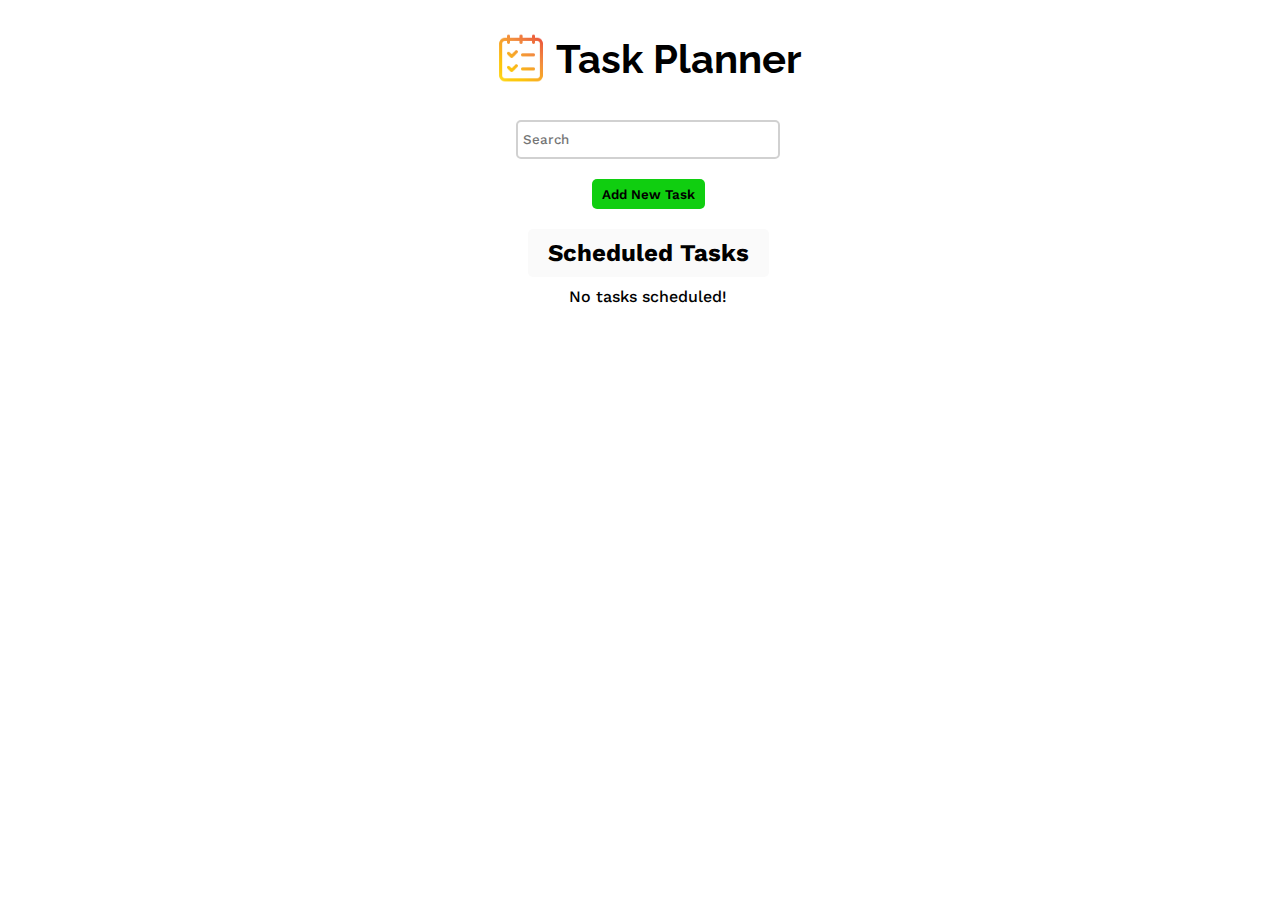
<file: Final-Task-Activity-Planner/index.html>
<!DOCTYPE html>
<html lang="en">

<head>
    <meta charset="UTF-8">
    <meta name="viewport" content="width=device-width, initial-scale=1.0">
    <link rel="stylesheet" href="style.css">
    <title>Task Planner</title>
</head>

<body>

    <div class="header-wrapper">
        <img src="icon-colored-512.png" class="icon">
        <h1>Task Planner</h1>
    </div>

    <div class="container">

        <div id="add-form-overlay">
            <div class="add-form-wrapper">
                <div class="h3-wrapper">
                    <h3>Add New Task</h3>
                </div>
                <form name="add-form" id="add-form">
                    <div class="input-fields-container">
                        <div class="title-wrapper">
                            <label for="add-title">Task</label>
                            <input type="text" id="add-title" pattern="^[a-zA-Z0-9\s]+$" title="Only alphabets and numbers are allowed." required>
                        </div>
                        <div class="other-details-wrapper">
                            <div class="start-date-wrapper">
                                <label for="add-start-date">Start Date</label>
                                <input type="date" id="add-start-date" required>
                            </div>
                            <div class="end-date-wrapper">
                                <label for="add-end-date">End Date</label>
                                <input type="date" id="add-end-date" required>
                            </div>
                            <div class="status-wrapper">
                                <label for="add-status">Status</label>
                                <select name="add-status" id="add-status" required>
                                    <option value="" selected disabled>Select Status</option>
                                    <option value="upcoming">Upcoming</option>
                                    <option value="in-progress">In Progress</option>
                                    <option value="completed">Completed</option>
                                    <option value="past-due">Past Due</option>
                                </select>
                            </div>
                        </div>
                    </div>
                    <div class="buttons-container">
                        <div class="forms-button-wrapper">
                            <button type="submit" id="add-button">Add</button>
                        </div>
                        <div class="forms-button-wrapper">
                            <button type="button" id="cancel-add-button">Cancel</button>
                        </div>
                    </div>
                </form>
            </div>
        </div>

        <div id="update-form-overlay">
            <div class="update-form-wrapper">
                <div class="h3-wrapper">
                    <h3>Update Task Details</h3>
                </div>
                <form name="update-form" id="update-form">
                    <div class="input-fields-container">
                        <div class="title-wrapper">
                            <label for="update-title">Task</label>
                            <input type="text" id="update-title" pattern="^[a-zA-Z0-9\s]+$">
                        </div>
                        <div class="other-details-wrapper">
                            <div class="start-date-wrapper">
                                <label for="update-start-date">Start Date</label>
                                <input type="date" id="update-start-date">
                            </div>
                            <div class="end-date-wrapper">
                                <label for="update-end-date">End Date</label>
                                <input type="date" id="update-end-date">
                            </div>
                            <div class="status-wrapper">
                                <label for="update-status">Status</label>
                                <select name="update-status" id="update-status">
                                    <option value="" selected disabled>Select Status</option>
                                    <option value="upcoming">Upcoming</option>
                                    <option value="in-progress">In Progress</option>
                                    <option value="completed">Completed</option>
                                    <option value="past-due">Past Due</option>
                                </select>
                            </div>
                        </div>
                    </div>
                    <div class="buttons-container">
                        <div class="forms-button-wrapper">
                            <button type="submit" id="update-button">Update</button>
                        </div>
                        <div class="forms-button-wrapper">
                            <button type="button" id="cancel-update-button">Cancel</button>
                        </div>
                    </div>
                </form>
            </div>
        </div>

        <div class="search-bar-wrapper">
            <input type="text" placeholder="Search" id="search-bar">
        </div>

        <div class="add-button-wrapper">
            <button type="button" id="add-new-button">Add New Task</button>
        </div>
        <div id="activities-wrapper">
            <div class="h2-wrapper">
                <h2>Scheduled Tasks</h2>
            </div>
            <div id="activities-table-wrapper">
                <table id="activities-table"></table>
            </div>
        </div>
    </div>
    <script src="script.js"></script>
</body>

</html>
</file>
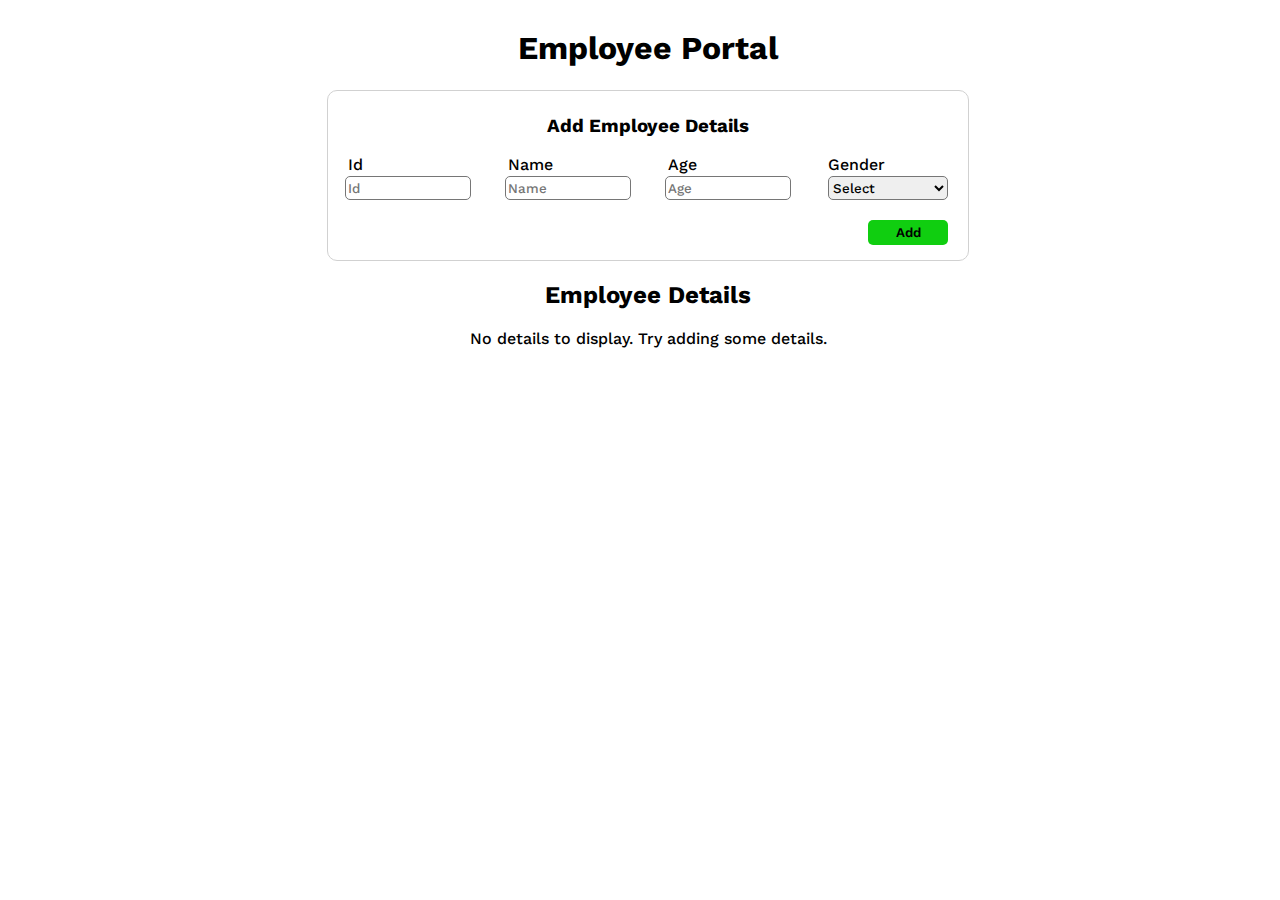
<file: Final-Task-Employee-Portal/index.html>
<!DOCTYPE html>
<html lang="en">

<head>
    <meta charset="UTF-8">
    <meta name="viewport" content="width=device-width, initial-scale=1.0">
    <link rel="stylesheet" href="style.css">

    <title>Employee Portal</title>
</head>

<body>

    <div class="h1-wrapper">
        <h1>Employee Portal</h1>
    </div>
    <div class="container">
        <div class="edit-form-overlay">
            <div class="edit-form-wrapper">
                <div class="h3-wrapper">
                    <h3>Edit Employee Details</h2>
                </div>
                <form name="edit-details-form">
                    <div class="input-fields-container">
                        <div class="input-wrapper">
                            <label for="edit-employee-id">Id</label>
                            <input type="number" name="edit-employee-id" id="edit-employee-id" min="1" required>
                        </div>
                        <div class="input-wrapper">
                            <label for="edit-employee-name">Name</label>
                            <input type="text" name="edit-employee-name" id="edit-employee-name" pattern="^[a-zA-Z\s]+$"
                                title="Only alphabates are allowed in Name." required>
                        </div>
                        <div class="input-wrapper">
                            <label for="edit-employee-age">Age</label>
                            <input type="number" name="edit-employee-age" id="edit-employee-age" min="18" max="60"
                                required>
                        </div>
                        <div class="input-wrapper">
                            <label for="edit-employee-gender">Gender</label>
                            <select name="edit-employee-gender" id="edit-employee-gender" required>
                                <option value="" selected disabled>Select</option>
                                <option value="male" id="edit-employee-gender-male">Male</option>
                                <option value="female" id="edit-employee-gender-female">Female</option>
                                <option value="other" id="edit-employee-gender-other">Other</option>
                            </select>
                        </div>
                    </div>
                    <div class="buttons-container">
                        <div class="button-wrapper">
                            <button type="submit" class="update-button">Update</button>
                        </div>
                        <div class="button-wrapper">
                            <button type="button" class="cancel-button">Cancel</button>
                        </div>
                    </div>
                </form>
            </div>
        </div>

        <div class="add-form-wrapper">
            <div class="h3-wrapper">
                <h3>Add Employee Details</h2>
            </div>
            <form name="add-details-form">
                <div class="input-fields-container">
                    <div class="input-wrapper">
                        <label for="add-employee-id">Id</label>
                        <input type="number" name="add-employee-id" id="add-employee-id" placeholder="Id" min="1" required>
                        <span class="add-id-error"></span>
                    </div>
                    <div class="input-wrapper">
                        <label for="add-employee-name">Name</label>
                        <input type="text" name="add-employee-name" id="add-employee-name" placeholder="Name" pattern="^[a-zA-Z\s]+$"
                            title="Only alphabates are allowed in Name." required>
                    </div>
                    <div class="input-wrapper">
                        <label for="add-employee-age">Age</label>
                        <input type="number" name="add-employee-age" id="add-employee-age" placeholder="Age" min="18" max="60" required>
                    </div>
                    <div class="input-wrapper">
                        <label for="add-employee-gender">Gender</label>
                        <select name="add-employee-gender" id="add-employee-gender" required>
                            <option value="" selected disabled>Select</option>
                            <option value="male">Male</option>
                            <option value="female">Female</option>
                            <option value="other">Other</option>
                        </select>
                    </div>
                </div>
                <div class="button-wrapper">
                    <button type="submit" class="add-button">Add</button>
                </div>
            </form>
        </div>
        <div class="details-wrapper">
            <div class="h2-wrapper">
                <h2>Employee Details</h2>
            </div>
            <div class="details-table-wrapper">
                <table class="details-table"></table>
            </div>
        </div>
    </div>
    <!-- <script src="script-old.js"></script> -->
    <script src="script-new.js"></script>
</body>

</html>
</file>
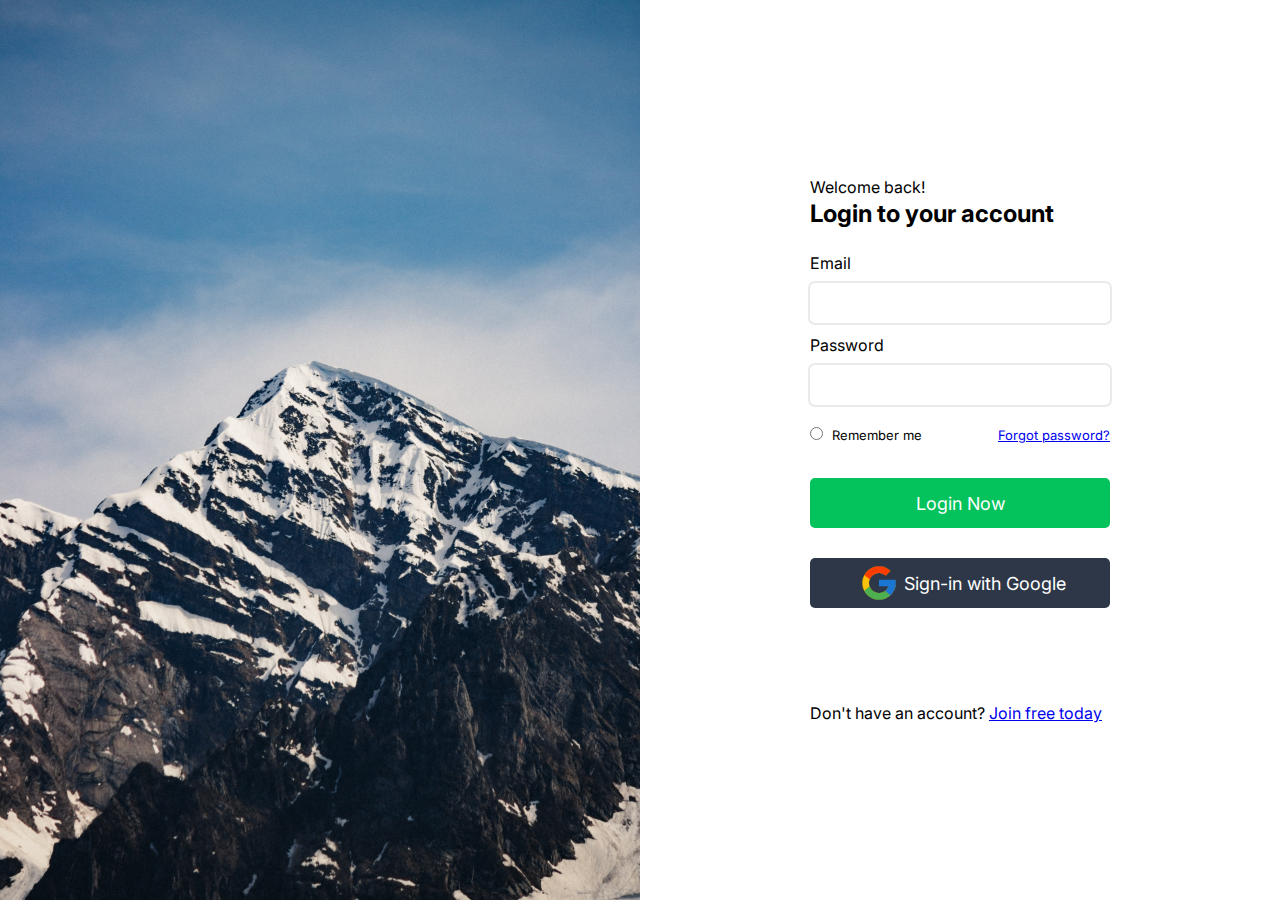
<file: HTML-CSS-and-JS-Activities/Login-Page/index.html>
<!DOCTYPE html>
<html lang="en">

<head>
    <meta charset="UTF-8">
    <meta name="viewport" content="width=device-width, initial-scale=1.0">
    <link rel="stylesheet" href="style.css">
    <title>Login Page</title>
</head>

<body>
    <div class="container">
        <div class="left">
            <img src="./dmitry-smirnov-Mhh9x_DekCE-unsplash.jpg" alt="">
        </div>
        <div class="right">
            <div class="right-wrapper">

                <div class="login-wrapper">
                    <div class="text"><span>Welcome back!</span></div>
                    <div class="heading">
                        <h2>Login to your account</h2>
                    </div>
                </div>
                <form name="login-form">
                    <div class="input-with-label">
                        <label for="email">Email</label>
                        <input type="email" id="email" name="email" required>
                        <span class="incorrect-email"></span>
                    </div>
                    <div class="input-with-label">
                        <label for="password">Password</label>
                        <input type="password" id="password" name="password" required>
                        <span class="incorrect-password"></span>
                    </div>
                    <div class="wrapper">
                        <div class="radio-with-label">
                            <input type="radio" name="remember-me" id="remember-me">
                            <label for="remember-me">Remember me</label>
                        </div>
                        <div class="hyperlink">
                            <a href="#">Forgot password?</a>
                        </div>
                    </div>
                    <div class="login-button">
                        <input type="submit" value="Login Now">
                    </div>
                </form>
                <div class="signin-button">
                    <button><img src="icons8-google-48.png" alt="">Sign-in with Google</button>
                </div>
                <div class="signup-message">
                    <span>Don't have an account? <a href="#">Join free today</a></span>
                </div>
            </div>
        </div>
    </div>

    <script src="script.js"></script>
</body>

</html>
</file>
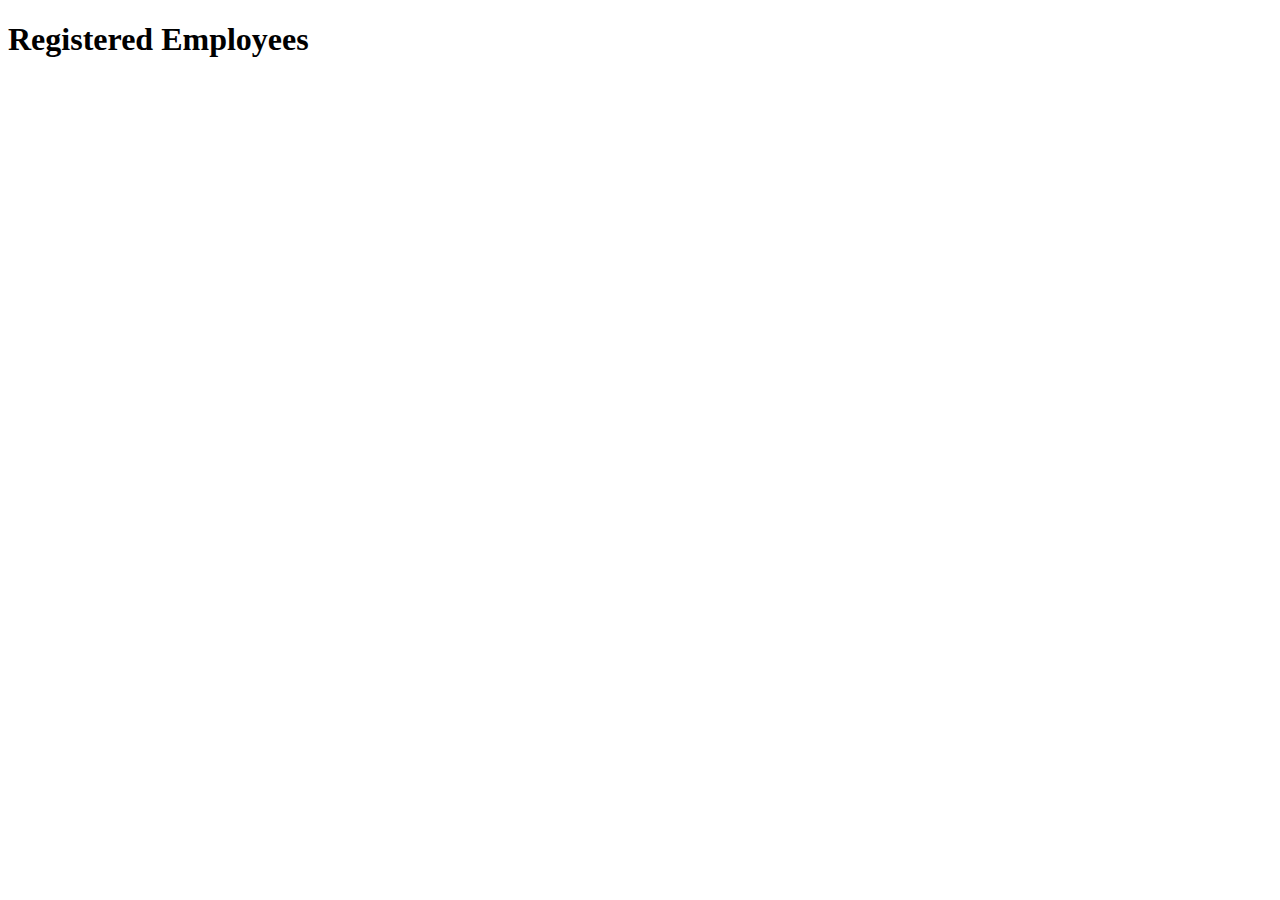
<file: HTML-CSS-and-JS-Activities/Using-API/index.html>
<!DOCTYPE html>
<html lang="en">
<head>
    <meta charset="UTF-8">
    <meta name="viewport" content="width=device-width, initial-scale=1.0">
    <title>Document</title>
</head>
<body>
    <h1>Registered Employees</h1>
    <table></table>
    <script src="script.js"></script>
</body>
</html>
</file>
<file: Final-Task-Activity-Planner/style.css>
@import url('https://fonts.googleapis.com/css2?family=Raleway:ital,wght@0,100;0,200;0,300;0,400;0,500;0,600;0,700;0,800;0,900;1,100;1,200;1,300;1,400;1,500;1,600;1,700;1,800;1,900&family=Work+Sans:ital,wght@0,100;0,200;0,300;0,400;0,500;0,600;0,700;0,800;0,900;1,100;1,200;1,300;1,400;1,500;1,600;1,700;1,800;1,900&display=swap');

* {
    font-family: "Work Sans", sans-serif;
    font-weight: 500;
}

.container {
    display: flex;
    align-items: center;
    justify-content: center;
    flex-direction: column;
    width: 100%;
    position: absolute;
    top: 120px;
}

.header-wrapper {
    position: absolute;
    display: flex;
    align-items: center;
    justify-content: center;
    width: 100%;
    max-height: 100px;
}

h1 {
    font-family: "Raleway", sans-serif;
    font-size: 40px;
    font-weight: bolder;
}

.icon {
    max-width: 50px;
    max-height: 100%;
    margin-right: 10px;
}

#add-form-overlay, #update-form-overlay {
    position: fixed;
    display: flex;
    align-items: center;
    justify-content: center;
    height: 100%;
    width: 100%;
    /* color: rgb(255, 255, 255, 0.8); */
    background-color: rgb(255, 255, 255, 0.96);
}

.add-form-overlay {
    z-index: 2;
}

.update-form-overlay {
    z-index: 3;
}

.add-form-wrapper, .update-form-wrapper {
    display: flex;
    align-items: center;
    justify-content: center;
    flex-direction: column;
    width: 500px;
    border: 1px solid rgb(209, 209, 209);
    border-radius: 10px;
    padding: 0px 20px 20px 20px;
    background-color: white;
}

.add-form-wrapper {
    z-index: 4;
}

.update-form-wrapper {
    z-index: 5;
}

h2, h3 {
    font-weight: bold;
}

.search-form-wrapper {
    display: flex;
    align-items: center;
    justify-content: center;
    flex-direction: column;
    width: 500px;
    border: 1px solid rgb(209, 209, 209);
    border-radius: 10px;
    padding: 0px 20px 20px 20px;
}

form {
    display: flex;
    align-items: center;
    justify-content: center;
    flex-direction: column;
    width: 100%;
}

.input-fields-container {
    display: flex;
    align-items: center;
    justify-content: center;
    flex-direction: column;
    width: 100%;
}

.title-wrapper {
    display: flex;
    align-items: center;
    justify-content: center;
    flex-direction: column;
    width: 100%;
    margin-bottom: 5px;
}

.other-details-wrapper {
    display: flex;
    align-items: center;
    justify-content: space-between;
    width: 100%;
}

.start-date-wrapper, .end-date-wrapper, .status-wrapper {
    display: flex;
    align-items: center;
    justify-content: center;
    flex-direction: column;
    max-width: 150px;
}

label {
    align-self: flex-start;
}

.input-wrapper > label {
    align-self: flex-start;
}

.title-wrapper input, select {
    width: 100%;
    min-height: 20px;
    border-style: solid; /* border-style: inset (chrome default) */
    border-width: 1px;
    border-radius: 5px;
    border-image: none; /* border-image: initial (chrome default) */
    margin-top: 2px;
}

.other-details-wrapper input, select {
    width: 100%;
    min-height: 20px;
    border-style: solid; /* border-style: inset (chrome default) */
    border-width: 1px;
    border-radius: 5px;
    border-image: none; /* border-image: initial (chrome default) */
    margin-top: 2px;
}

.buttons-container {
    display: flex;
    align-items: center;
    justify-content: flex-end;
    width: 100%;
}  

/* .forms-button-wrapper {
    width: 100%;
} */

#add-button, #cancel-add-button, #update-button, #cancel-update-button {
    margin-top: 10px;
    margin-left: 8px;
    border-radius: 5px;
    border: none;
    padding: 6px 15px;
}

#add-button {
    background-color: rgb(16, 206, 16);
}

#update-button {
    background-color: rgb(111, 111, 255);
}

.search-bar-wrapper {
    display: flex;
    align-items: center;
    justify-content: center;
    width: 100%;
}

#search-bar {
    height: 25px;
    width: 250px;
    border-style: solid; /* border-style: inset (chrome default) */
    border-width: 2px;
    border-radius: 5px;
    border-image: none; /* border-image: initial (chrome default) */
    border-color: rgb(209, 209, 209);
    padding: 5px;
}

.add-button-wrapper {
    display: flex;
    align-items: center;
    justify-content: center;
    width: 100%;
    margin: 20px 0px;
}

#add-new-button {
    font-weight: 600;
    height: 30px;
    border: none;
    background-color: rgb(16, 206, 16);
    border-radius: 5px;
    padding: 5px 10px;
}

#activities-wrapper {
    display: flex;
    align-items: center;
    justify-content: center;
    flex-direction: column;
    width: 100%;
    max-width: 800px;
}

.h2-wrapper {
    border: none;
    border-radius: 5px;
    background-color: rgb(250, 250, 250);
    padding: 10px 20px;
    margin-bottom: 10px;
}

h2 {
    margin: 0px;
}

#activities-table-wrapper {
    display: flex;
    align-items: center;
    justify-content: center;
    width: 100%;
}

#activities-table {
    border-collapse: collapse;
}

#title-row td {
    font-weight: bold;
}

#title-row td:nth-child(1):hover, #title-row td:nth-child(2):hover, #title-row td:nth-child(3):hover {
    cursor: url(icons8-sort-25.png), default;
}

tr td:nth-child(2), tr td:nth-child(3) {
    width: 112px;
}

#activities-table tr, th, td {
    padding-left: 10px;
    padding-right: 10px;
    border-bottom: 1px solid rgb(209, 209, 209);
}

#activities-table td {
    text-align: center;
}

#activities-table .action-buttons {
    display: flex;
    border: none;
}

.edit-button, .delete-button {
    border: none;
    border-radius: 5px;
    height: 25px;
    width: 80px;
    margin: 5px 5px;
    font-weight: 600;
}

.edit-button {
    background-color: rgb(111, 111, 255);
}

.delete-button {
    background-color: rgb(255, 73, 73);
}
</file>
<file: Final-Task-Employee-Portal/style.css>
@import url('https://fonts.googleapis.com/css2?family=Work+Sans:ital,wght@0,100;0,200;0,300;0,400;0,500;0,600;0,700;0,800;0,900;1,100;1,200;1,300;1,400;1,500;1,600;1,700;1,800;1,900&display=swap');

* {
    font-family: 'Work Sans', sans-serif;
    font-weight: 500;
}

h1, h2, h3 {
    font-weight: bold;
}

.h1-wrapper {
    position: absolute;
    width: 100%;
    display: flex;
    align-items: center;
    justify-content: center;
}

.container {
    display: flex;
    align-items: center;
    justify-content: center;
    flex-direction: column;
    width: 100%;
    /* height: 100vh; */
    position: absolute;
    top: 90px;
}

.edit-form-overlay {
    z-index: 1;
    position: fixed;
    /* display: flex; */
    display: none;
    align-items: center;
    justify-content: center;
    height: 100%;
    width: 100%;
    /* color: rgb(255, 255, 255, 0.8); */
    background-color: rgb(255, 255, 255, 0.96);
}

.edit-form-wrapper {
    z-index: 2;
    display: flex;
    align-items: center;
    justify-content: center;
    flex-direction: column;
    width: 100%;
    max-width: 600px;
    height: 10%;
    padding: 50px 20px;
    border: 1px solid rgb(209, 209, 209);
    border-radius: 10px;
    background-color: white;
}

.edit-form-wrapper > form {
    display: flex;
    align-items: center;
    justify-content: center;
    flex-direction: column;
    width: 100%;
    max-width: 600px;;
}

.edit-form-wrapper > form .buttons-container {
    display: flex;
    align-items: center;
    justify-content: flex-end;
    width: 100%;
}

.edit-form-wrapper .button-wrapper {
    display: flex;
    align-items: center;
    justify-content: center;
    margin-top: 20px;
    margin-bottom: 10px;
    margin-left: 10px;
}

.update-button, .cancel-button {
    border: none;
    border-radius: 5px;
    height: 25px;
    width: 80px;
    font-weight: 600;
}

.update-button {
    background-color: rgb(111, 111, 255);
}

.add-form-wrapper {
    display: flex;
    align-items: center;
    justify-content: center;
    flex-direction: column;
    width: 100%;
    max-width: 600px;
    padding: 5px 20px 5px 20px;
    border: 1px solid rgb(209, 209, 209);
    border-radius: 10px;
    background-color: white;
}

.add-form-wrapper > form {
    display: flex;
    align-items: center;
    justify-content: center;
    flex-direction: column;
    width: 100%;
}

.input-fields-container {
    display: flex;
    align-items: center;
    justify-content: space-between;
    width: 100%;
}

.input-wrapper {
    display: flex;
    align-items: center;
    justify-content: center;
    flex-direction: column;
    width: 100%;
    max-width: 120px;
}

.input-wrapper > label {
    align-self: flex-start;
}

.input-wrapper input {
    width: 100%;
    min-height: 20px;
    border-style: solid; /* border-style: inset (chrome default) */
    border-width: 1px;
    border-radius: 5px;
    border-image: none; /* border-image: initial (chrome default) */
    margin-top: 2px;
}

.input-wrapper select {
    width: 100%;
    min-height: 24px;
    border-style: solid; /* border-style: inset (chrome default) */
    border-width: 1px;
    border-radius: 5px;
    border-image: none; /* border-image: initial (chrome default) */
    margin-top: 2px;
}

.add-form-wrapper .button-wrapper {
    display: flex;
    align-items: center;
    justify-content: center;
    align-self: flex-end;
    align-items: center;
    margin-top: 20px;
    margin-bottom: 10px;
}

.add-button {
    background-color: rgb(16, 206, 16);
    border: none;
    border-radius: 5px;
    height: 25px;
    width: 80px;
    font-weight: 600;
}

.details-wrapper {
    display: flex;
    align-items: center;
    justify-content: center;
    flex-direction: column;
    width: 100%;
    max-width: 600px;
}

.details-table-wrapper {
    display: flex;
    align-items: center;
    justify-content: center;
    width: 100%;
}

.details-table {
    border-collapse: collapse;
    /* border: 1px solid rgb(209, 209, 209);
    border-radius: 10px; */
    /* width: 100%; */
}

.title-row td {
    font-weight: bold;
}

.title-row td:nth-child(1):hover, .title-row td:nth-child(2):hover, .title-row td:nth-child(3):hover {
    cursor: url(icons8-sort-25.png), default;
} 

.details-table tr, th, td {
    padding-left: 10px;
    padding-right: 10px;
    border-bottom: 1px solid rgb(209, 209, 209);
    /* border: 1px solid rgb(209, 209, 209); */
}

.details-table td {
    text-align: center;
}

.details-table .action-buttons {
    display: flex;
    border: none;
}

.edit-button, .delete-button {
    border: none;
    border-radius: 5px;
    height: 25px;
    width: 80px;
    margin: 5px 5px;
    font-weight: 600;
}

.edit-button {
    background-color: rgb(111, 111, 255);
}

.delete-button {
    background-color: rgb(255, 73, 73);
}
</file>
<file: HTML-CSS-and-JS-Activities/Login-Page/style.css>
@import url('https://fonts.googleapis.com/css2?family=Inter:wght@100;200;300;400;500;600;700;800;900&display=swap');

html,
body,
* {
    font-family: 'Inter', serif;
}

html,
body {
    padding: 0px;
    margin: 0px;
    box-sizing: border-box;
}

.container {
    display: flex;
    align-items: center;
    justify-content: center;
    flex-wrap: wrap;
    width: 100vw;
    height: 100vh;

}

.left {
    width: 50%;
    height: 100%;
    overflow: hidden;
}

.left>img {
    width: 100%;
    height: 100%;
    object-fit: cover;
    object-position: center;
}

.right {
    width: 50%;
    height: 100%;
    display: flex;
    align-items: center;
    justify-content: center;
}

.right-wrapper {
    width: 50%;
    height: 100%;
    background-color: #ffffff;
    display: flex;
    flex-direction: column;
    align-items: center;
    justify-content: center;
}

.login-wrapper {
    display: flex;
    flex-direction: column;
    align-items: flex-start;
    justify-content: center;
    /* width: 300px; */
    max-width: 300px;
    width: 100%;
    margin-bottom: 15px;
}

.heading>h2 {
    padding: 0px;
    margin-top: 2px;
    margin-bottom: 0px;
}

form {
    display: flex;
    flex-direction: column;
    max-width: 300px;
    width: 100%;
}

.input-with-label {
    display: flex;
    flex-direction: column;
    width: 100%;
}

.input-with-label>label {
    margin-top: 10px;
    margin-bottom: 10px;
}

.input-with-label input {
    box-sizing: border-box;
    border: none;
    outline: 2px solid #eaeaea;
    border-radius: 5px;
    /* width: 280px; */
    width: 100%;
    /* height: 30px; */
    min-height: 30px;
    padding: 10px;
    font-size: medium;
}

.incorrect-email,
.incorrect-password {
    color: #ff2e2e;
    padding-top: 2px;
}

.wrapper {
    display: flex;
    align-items: center;
    justify-content: space-between;
    /* width: 300px; */
    width: 100%;
    margin-top: 20px;
    margin-bottom: 20px;
    font-size: small;
}

.wrapper input {
    margin: 0px 5px 0px 0px;
}

.login-button {
    display: flex;
    align-items: center;
    justify-content: center;
}

.login-button>input {
    font-size: large;
    border: none;
    border-radius: 5px;
    /* width: 300px; */
    width: 100%;
    min-height: 50px;
    color: #ffffff;
    background-color: #04c35c;
}

.login-button,
.signin-button {
    margin-top: 15px;
    margin-bottom: 15px;
}

.signin-button {
    max-width: 300px;
    width: 100%;
}

.signin-button>button {
    display: flex;
    align-items: center;
    justify-content: center;
    font-size: large;
    border: none;
    border-radius: 5px;
    /* width: 300px; */
    width: 100%;
    /* height: 50px; */
    min-height: 50px;
    color: #ffffff;
    background-color: #2d3748;
}

.signin-button img {
    max-width: 40px;
    margin-left: 5px;
    margin-right: 5px;
}

.signup-message {
    margin-top: 80px;
    max-width: 300px;
    width: 100%;
}

@media (orientation: landscape) {
    .container {
        flex-direction: row;
    }
}

@media (orientation: portrait) {
    .container {
        flex-direction: column;
        width: 100vw;
        height: auto;
    }

    .left {
        width: 100%;
        height: 30%;
        max-height: 300px;
    }

    .right {
        width: 100%;
        height: 100%;
        padding-top: 50px;
    }
}
</file>
